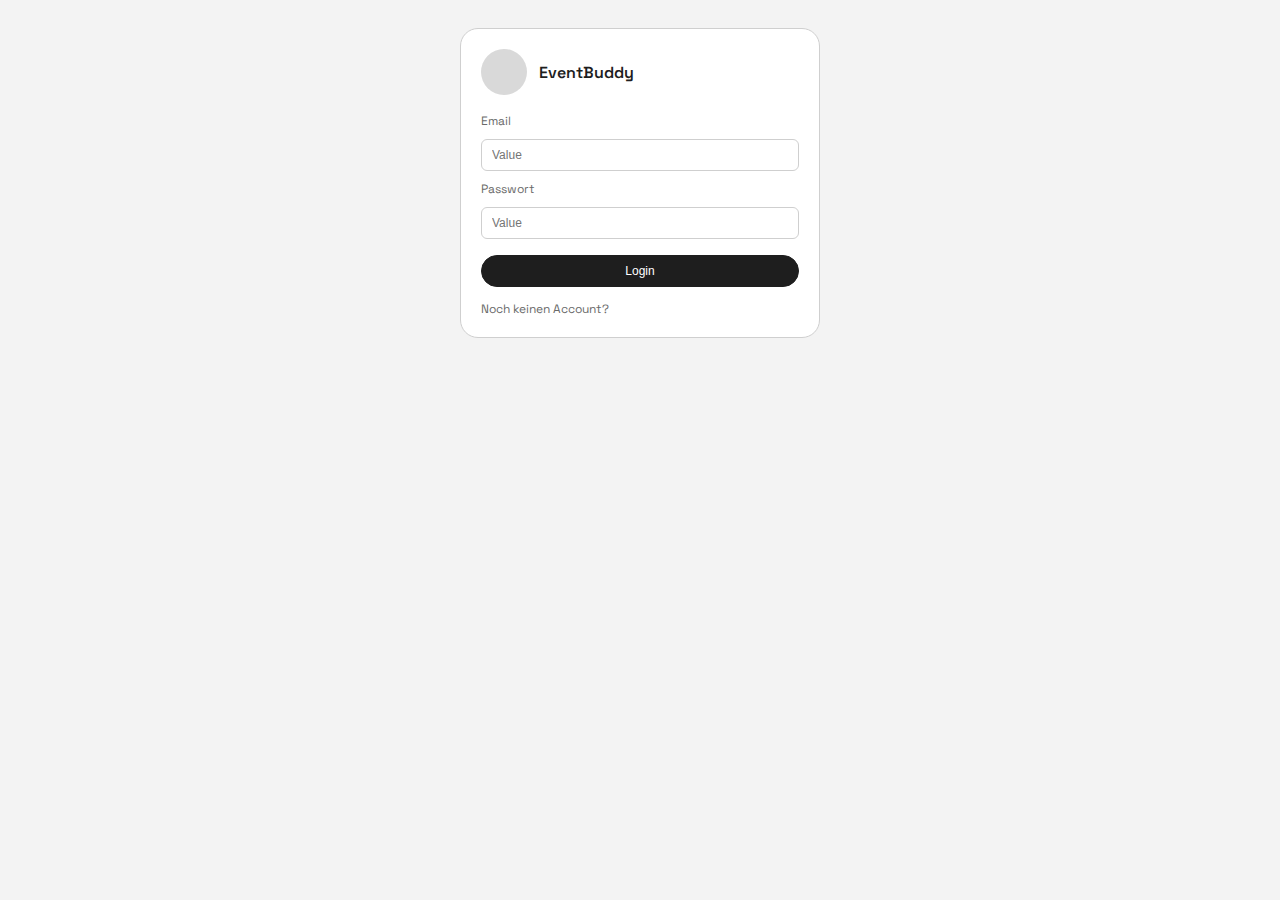
<file: EventBuddy/html/index.html>
<!doctype html>
<html lang="de">
<head>
  <meta charset="utf-8" />
  <meta name="viewport" content="width=device-width, initial-scale=1" />
  <title>EventBuddy – Login</title>
  <link rel="preconnect" href="https://fonts.googleapis.com" />
  <link rel="preconnect" href="https://fonts.gstatic.com" crossorigin />
  <link href="https://fonts.googleapis.com/css2?family=Space+Grotesk:wght@400;500;600;700&display=swap" rel="stylesheet" />
  <link rel="stylesheet" href="../styles/login/login.css" />
</head>
<body>
  <main class="login">
    <div class="login__card">
      <div class="login__brand">
        <div class="login__logo"></div>
        <div class="login__title">EventBuddy</div>
      </div>
      <form class="login__form" action="events.html">
        <label class="login__label" for="login-email">Email</label>
        <input id="login-email" class="login__input" type="email" placeholder="Value" required />

        <label class="login__label" for="login-password">Passwort</label>
        <input id="login-password" class="login__input" type="password" placeholder="Value" required />

        <button class="login__button" type="submit">Login</button>
        <div class="login__hint">Noch keinen Account?</div>
      </form>
    </div>
  </main>
</body>
</html>
</file>
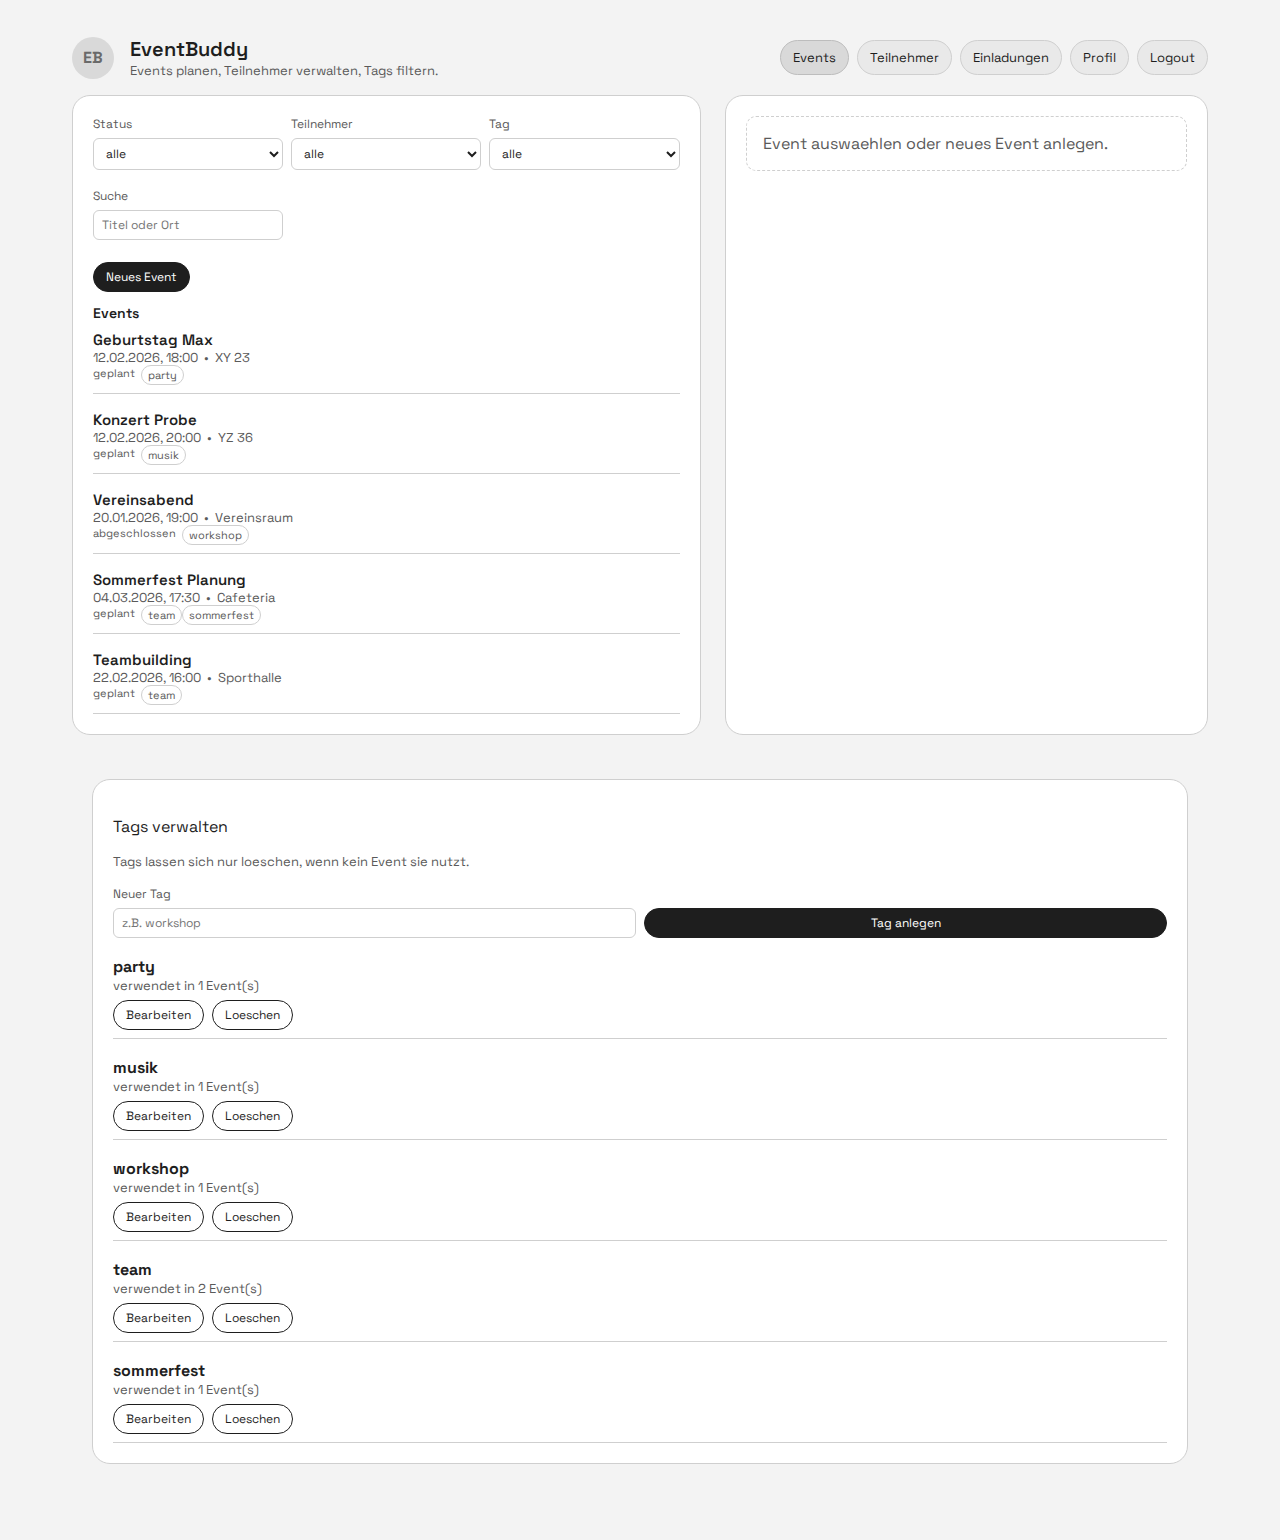
<file: EventBuddy/html/events.html>
<!doctype html>
<html lang="de">
<head>
  <meta charset="utf-8" />
  <meta name="viewport" content="width=device-width, initial-scale=1" />
  <title>EventBuddy – Events</title>
  <link rel="preconnect" href="https://fonts.googleapis.com" />
  <link rel="preconnect" href="https://fonts.gstatic.com" crossorigin />
  <link href="https://fonts.googleapis.com/css2?family=Space+Grotesk:wght@400;500;600;700&display=swap" rel="stylesheet" />
  <link rel="stylesheet" href="../styles/events/events.css" />
</head>
<body data-page="events">
  <main class="eb">
    <header class="eb__header">
      <div class="eb__brand">
        <div class="eb__logo">EB</div>
        <div>
          <p class="eb__title">EventBuddy</p>
          <div class="eb__helper">Events planen, Teilnehmer verwalten, Tags filtern.</div>
        </div>
      </div>
      <nav class="eb__nav">
        <a class="eb__nav-pill" href="events.html" data-page="events">Events</a>
        <a class="eb__nav-pill" href="participants.html" data-page="participants">Teilnehmer</a>
        <a class="eb__nav-pill" href="invitations.html" data-page="invitations">Einladungen</a>
        <a class="eb__nav-pill" href="profile.html" data-page="profile">Profil</a>
        <a class="eb__nav-pill" href="index.html">Logout</a>
      </nav>
    </header>

    <section class="eb__page eb__page--active" data-page="events">
      <div class="eb__shell">
        <div class="eb__panel">
          <div class="eb__filters">
            <div class="eb__field">
              <label for="filter-status">Status</label>
              <select id="filter-status" name="filter-status">
                <option value="">alle</option>
                <option value="geplant">geplant</option>
                <option value="abgeschlossen">abgeschlossen</option>
              </select>
            </div>
            <div class="eb__field">
              <label for="filter-participant">Teilnehmer</label>
              <select id="filter-participant" name="filter-participant"></select>
            </div>
            <div class="eb__field">
              <label for="filter-tag">Tag</label>
              <select id="filter-tag" name="filter-tag"></select>
            </div>
            <div class="eb__field">
              <label for="filter-search">Suche</label>
              <input id="filter-search" type="search" name="filter-search" placeholder="Titel oder Ort" />
            </div>
          </div>
          <div class="eb__actions">
            <button class="eb__btn" type="button" data-action="create-mode">Neues Event</button>
          </div>
          <div class="eb__section-title">Events</div>
          <div class="eb__list" data-list></div>
        </div>

        <div class="eb__panel">
          <div data-detail-empty class="eb__empty">Event auswaehlen oder neues Event anlegen.</div>
          <form data-form="event" hidden>
            <div class="eb__detail-title" data-detail-title>Neues Event</div>
            <div class="eb__field">
              <label for="event-title">Titel</label>
              <input id="event-title" name="title" required />
            </div>
            <div class="eb__grid">
              <div class="eb__field">
                <label for="event-date">Datum & Zeit</label>
                <input id="event-date" name="dateTime" type="datetime-local" required />
              </div>
              <div class="eb__field">
                <label for="event-status">Status</label>
                <select id="event-status" name="status">
                  <option value="geplant">geplant</option>
                  <option value="abgeschlossen">abgeschlossen</option>
                </select>
              </div>
            </div>
            <div class="eb__field">
              <label for="event-location">Ort</label>
              <input id="event-location" name="location" required />
            </div>
            <div class="eb__field">
              <label for="event-description">Beschreibung</label>
              <textarea id="event-description" name="description"></textarea>
            </div>

            <div class="eb__section-title">Tags</div>
            <div class="eb__tags-wrap" data-tag-chips></div>

            <div class="eb__section-title">Teilnehmer</div>
            <div class="eb__participants" data-participant-chips></div>
            <p class="eb__helper">Einladungen/Zusagen werden hier nur simuliert.</p>

            <div class="eb__actions" style="margin-top:16px;">
              <button class="eb__btn" type="submit" data-save-label>Event anlegen</button>
              <button class="eb__btn eb__btn--danger" type="button" data-action="delete-event" hidden>Loeschen</button>
            </div>
          </form>
        </div>
      </div>

      <div class="eb__panel eb__panel--flat" style="margin-top:24px;">
        <div class="eb__panel">
          <div class="eb__header">
            <div>
              <p class="eb__detail-title">Tags verwalten</p>
              <div class="eb__helper">Tags lassen sich nur loeschen, wenn kein Event sie nutzt.</div>
            </div>
          </div>
          <form data-form="tag" class="eb__grid">
            <div class="eb__field">
              <label for="tag-name">Neuer Tag</label>
              <input id="tag-name" name="tag-name" placeholder="z.B. workshop" />
            </div>
            <div class="eb__field" style="align-self:end;">
              <button class="eb__btn" type="submit">Tag anlegen</button>
            </div>
          </form>
          <div class="eb__tag-list" data-tag-list></div>
        </div>
      </div>
    </section>

    <template id="event-card-template">
      <article class="eb__card" data-action="select-event">
        <div class="eb__card-title" data-field="title"></div>
        <div class="eb__meta">
          <span data-field="date"></span>
          <span>•</span>
          <span data-field="location"></span>
        </div>
        <div class="eb__meta">
          <span class="eb__status" data-field="status"></span>
          <span data-tags></span>
        </div>
      </article>
    </template>

    <template id="tag-chip-template">
      <label class="eb__chip">
        <input type="checkbox" data-tag-checkbox />
        <span data-field="label"></span>
      </label>
    </template>

    <template id="participant-chip-template">
      <label class="eb__chip">
        <input type="checkbox" data-participant-checkbox />
        <span data-field="name"></span>
      </label>
    </template>

    <template id="tag-item-template">
      <div class="eb__tag-item">
        <div>
          <strong data-field="label"></strong>
          <div class="eb__helper" data-field="usage"></div>
        </div>
        <div class="eb__tag-actions">
          <button class="eb__btn eb__btn--ghost" type="button" data-action="edit-tag">Bearbeiten</button>
          <button class="eb__btn eb__btn--ghost" type="button" data-action="delete-tag">Loeschen</button>
        </div>
      </div>
    </template>
  </main>
  <script src="../js/model.js"></script>
  <script src="../js/controller.js"></script>
  <script src="../js/views/shared.js"></script>
  <script src="../js/views/eventsView.js"></script>
  <script src="../js/views/participantsView.js"></script>
  <script src="../js/views/invitationsView.js"></script>
  <script src="../js/views/profileView.js"></script>
  <script src="../js/main.js"></script>
</body>
</html>
</file>
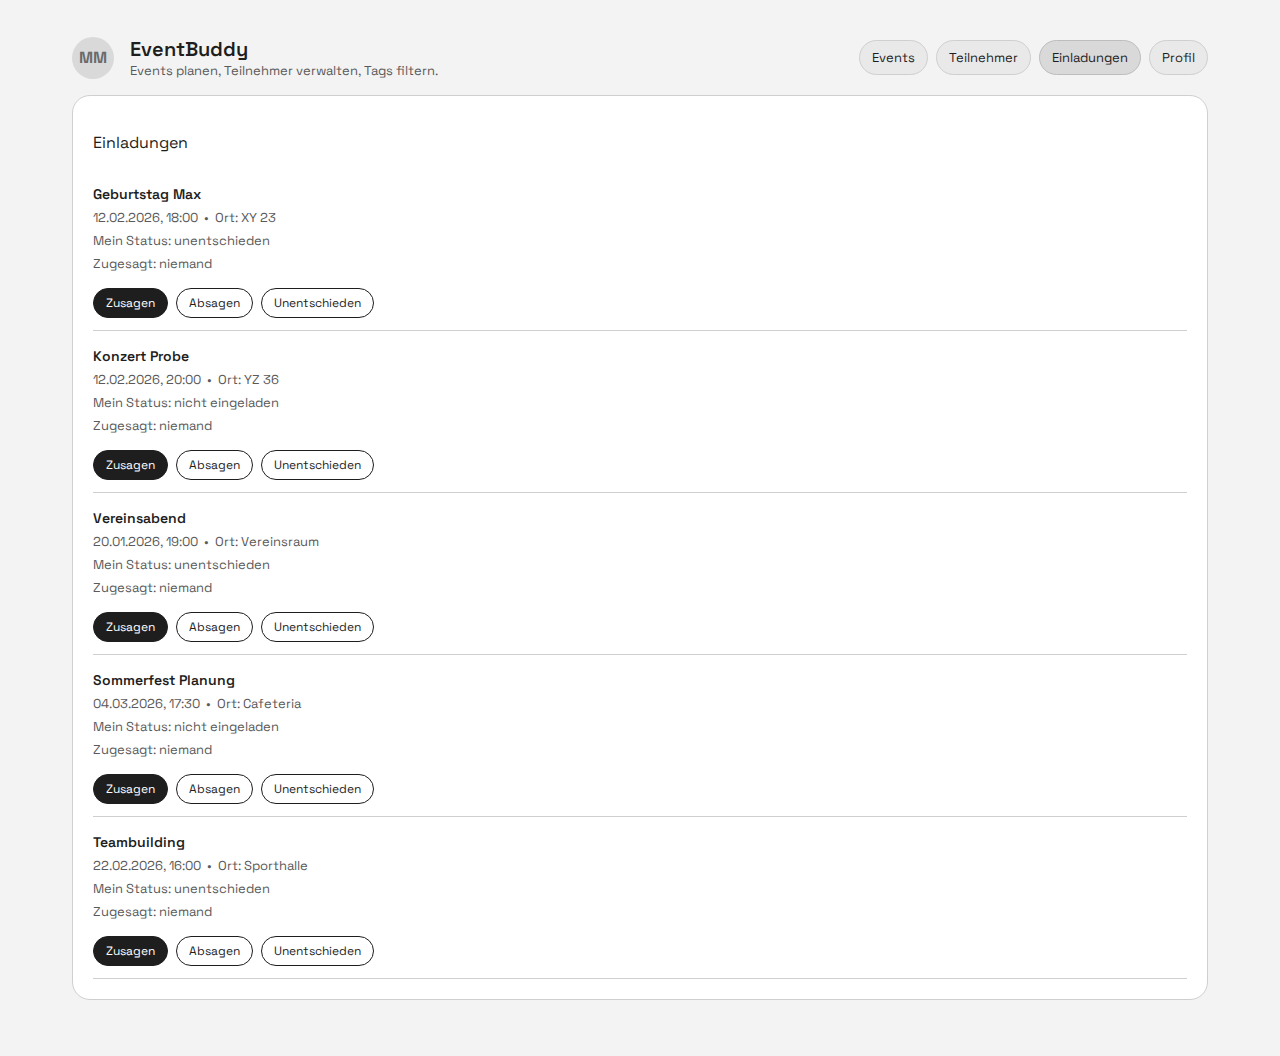
<file: EventBuddy/html/invitations.html>
<!doctype html>
<html lang="de">
<head>
  <meta charset="utf-8" />
  <meta name="viewport" content="width=device-width, initial-scale=1" />
  <title>EventBuddy - Einladungen</title>
  <link rel="preconnect" href="https://fonts.googleapis.com" />
  <link rel="preconnect" href="https://fonts.gstatic.com" crossorigin />
  <link href="https://fonts.googleapis.com/css2?family=Space+Grotesk:wght@400;500;600;700&display=swap" rel="stylesheet" />
  <link rel="stylesheet" href="../styles/invitations/invitations.css" />
</head>
<body data-page="invitations">
  <main class="eb">
    <header class="eb__header">
      <div class="eb__brand">
        <div class="eb__logo">MM</div>
        <div>
          <p class="eb__title">EventBuddy</p>
          <div class="eb__helper">Events planen, Teilnehmer verwalten, Tags filtern.</div>
        </div>
      </div>
      <nav class="eb__nav">
        <a class="eb__nav-pill" href="events.html" data-page="events">Events</a>
        <a class="eb__nav-pill" href="participants.html" data-page="participants">Teilnehmer</a>
        <a class="eb__nav-pill" href="invitations.html" data-page="invitations">Einladungen</a>
        <a class="eb__nav-pill" href="profile.html" data-page="profile">Profil</a>
      </nav>
    </header>

    <section class="eb__page eb__page--active" data-page="invitations">
      <div class="eb__panel">
        <div class="eb__header">
          <div>
            <p class="eb__detail-title">Einladungen</p>
          </div>
        </div>
        <div class="eb__invite-list" data-invite-list></div>
      </div>
    </section>

    <template id="invite-item-template">
      <article class="eb__invite" data-invite>
        <div class="eb__invite-title" data-field="title" data-action="invite-open" role="button" tabindex="0"></div>
        <div class="eb__meta">
          <span data-field="date"></span>
          <span>•</span>
          <span data-field="location"></span>
        </div>
        <div class="eb__meta" data-field="status"></div>
        <div class="eb__meta" data-field="accepted" hidden></div>
        <div class="eb__actions" data-actions style="margin-top:10px;">
          <button class="eb__btn" type="button" data-action="invite-accept">Zusagen</button>
          <button class="eb__btn eb__btn--ghost" type="button" data-action="invite-decline">Absagen</button>
          <button class="eb__btn eb__btn--ghost" type="button" data-action="invite-undecided">Unentschieden</button>
        </div>
      </article>
    </template>

    <div class="eb__modal" data-invite-modal hidden>
      <div class="eb__modal-card" role="dialog" aria-modal="true" aria-labelledby="invite-modal-title">
        <div class="eb__header" style="margin-bottom:8px;">
          <p class="eb__detail-title" id="invite-modal-title" data-modal-title data-invite-modal-title>Event</p>
          <button class="eb__btn eb__btn--ghost" type="button" data-action="close-invite-modal">Schliessen</button>
        </div>
        <div class="eb__modal-details" data-modal-details data-invite-modal-details></div>
      </div>
    </div>

  </main>
  <script src="../js/model.js"></script>
  <script src="../js/controller.js"></script>
  <script src="../js/views/shared.js"></script>
  <script src="../js/views/eventsView.js"></script>
  <script src="../js/views/participantsView.js"></script>
  <script src="../js/views/invitationsView.js"></script>
  <script src="../js/views/profileView.js"></script>
  <script src="../js/main.js"></script>
</body>
</html>
</file>
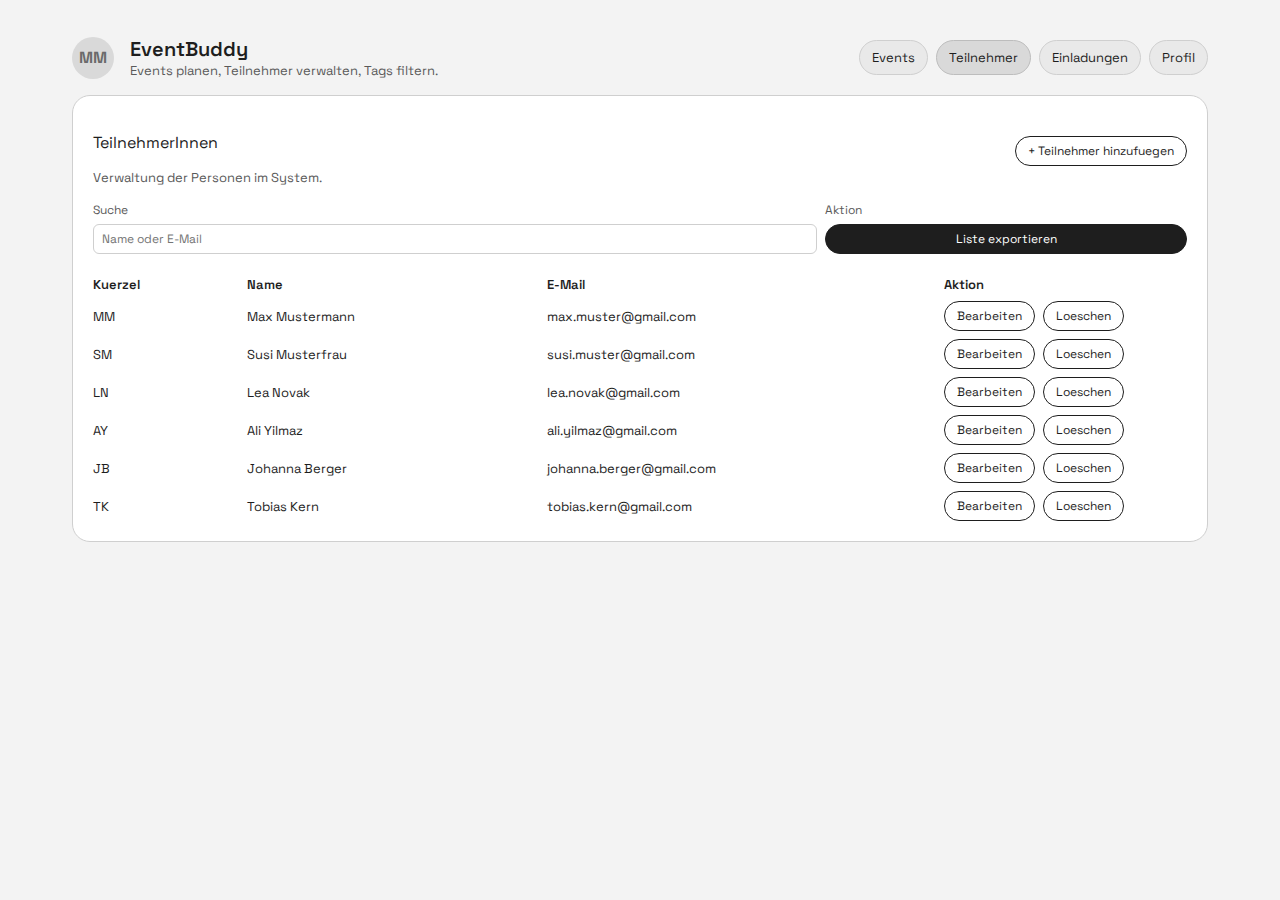
<file: EventBuddy/html/participants.html>
<!doctype html>
<html lang="de">
<head>
  <meta charset="utf-8" />
  <meta name="viewport" content="width=device-width, initial-scale=1" />
  <title>EventBuddy - Teilnehmer</title>
  <link rel="preconnect" href="https://fonts.googleapis.com" />
  <link rel="preconnect" href="https://fonts.gstatic.com" crossorigin />
  <link href="https://fonts.googleapis.com/css2?family=Space+Grotesk:wght@400;500;600;700&display=swap" rel="stylesheet" />
  <link rel="stylesheet" href="../styles/participants/participants.css" />
</head>
<body data-page="participants">
  <main class="eb">
    <header class="eb__header">
      <div class="eb__brand">
        <div class="eb__logo">MM</div>
        <div>
          <p class="eb__title">EventBuddy</p>
          <div class="eb__helper">Events planen, Teilnehmer verwalten, Tags filtern.</div>
        </div>
      </div>
      <nav class="eb__nav">
        <a class="eb__nav-pill" href="events.html" data-page="events">Events</a>
        <a class="eb__nav-pill" href="participants.html" data-page="participants">Teilnehmer</a>
        <a class="eb__nav-pill" href="invitations.html" data-page="invitations">Einladungen</a>
        <a class="eb__nav-pill" href="profile.html" data-page="profile">Profil</a>
      </nav>
    </header>

    <section class="eb__page eb__page--active" data-page="participants">
      <div class="eb__panel">
        <div class="eb__header">
          <div>
            <p class="eb__detail-title">TeilnehmerInnen</p>
            <div class="eb__helper">Verwaltung der Personen im System.</div>
          </div>
          <button class="eb__btn eb__btn--ghost" type="button" data-action="add-participant">+ Teilnehmer hinzufuegen</button>
        </div>
        <div class="eb__filters" style="grid-template-columns: 2fr 1fr;">
          <div class="eb__field">
            <label for="participant-search">Suche</label>
            <input id="participant-search" type="search" placeholder="Name oder E-Mail" />
          </div>
          <div class="eb__field">
            <label>Aktion</label>
            <button class="eb__btn" type="button" data-action="export-participants">Liste exportieren</button>
          </div>
        </div>
        <div class="eb__table" data-participant-list></div>
      </div>
    </section>

    <template id="participant-row-template">
      <div class="eb__table-row">
        <span data-field="initials"></span>
        <span data-field="name"></span>
        <span data-field="email"></span>
        <span class="eb__actions">
          <button class="eb__btn eb__btn--ghost" type="button" data-action="edit-participant">Bearbeiten</button>
          <button class="eb__btn eb__btn--ghost" type="button" data-action="delete-participant">Loeschen</button>
        </span>
      </div>
    </template>

    <div class="eb__modal" data-participant-modal hidden>
      <div class="eb__modal-backdrop" data-action="close-participant-modal"></div>
      <div class="eb__modal-card" role="dialog" aria-modal="true" aria-labelledby="participant-modal-title">
        <div class="eb__modal-header">
          <p class="eb__detail-title" id="participant-modal-title" data-modal-title>Teilnehmer anlegen</p>
          <button class="eb__modal-close" type="button" data-action="close-participant-modal">×</button>
        </div>
        <form class="eb__modal-body" data-participant-form novalidate>
          <div class="eb__field">
            <label for="participant-name">Name</label>
            <input id="participant-name" name="name" required />
          </div>
          <div class="eb__field">
            <label for="participant-email">E-Mail</label>
            <input id="participant-email" name="email" type="email" required />
          </div>
          <div class="eb__field">
            <label for="participant-initials">Kuerzel</label>
            <input id="participant-initials" name="initials" required />
          </div>
          <div class="eb__actions">
            <button class="eb__btn" type="submit" data-modal-submit>Speichern</button>
            <button class="eb__btn eb__btn--ghost" type="button" data-action="close-participant-modal">Abbrechen</button>
          </div>
        </form>
      </div>
    </div>
  </main>
  <script src="../js/model.js"></script>
  <script src="../js/controller.js"></script>
  <script src="../js/views/shared.js"></script>
  <script src="../js/views/eventsView.js"></script>
  <script src="../js/views/participantsView.js"></script>
  <script src="../js/views/invitationsView.js"></script>
  <script src="../js/views/profileView.js"></script>
  <script src="../js/main.js"></script>
</body>
</html>
</file>
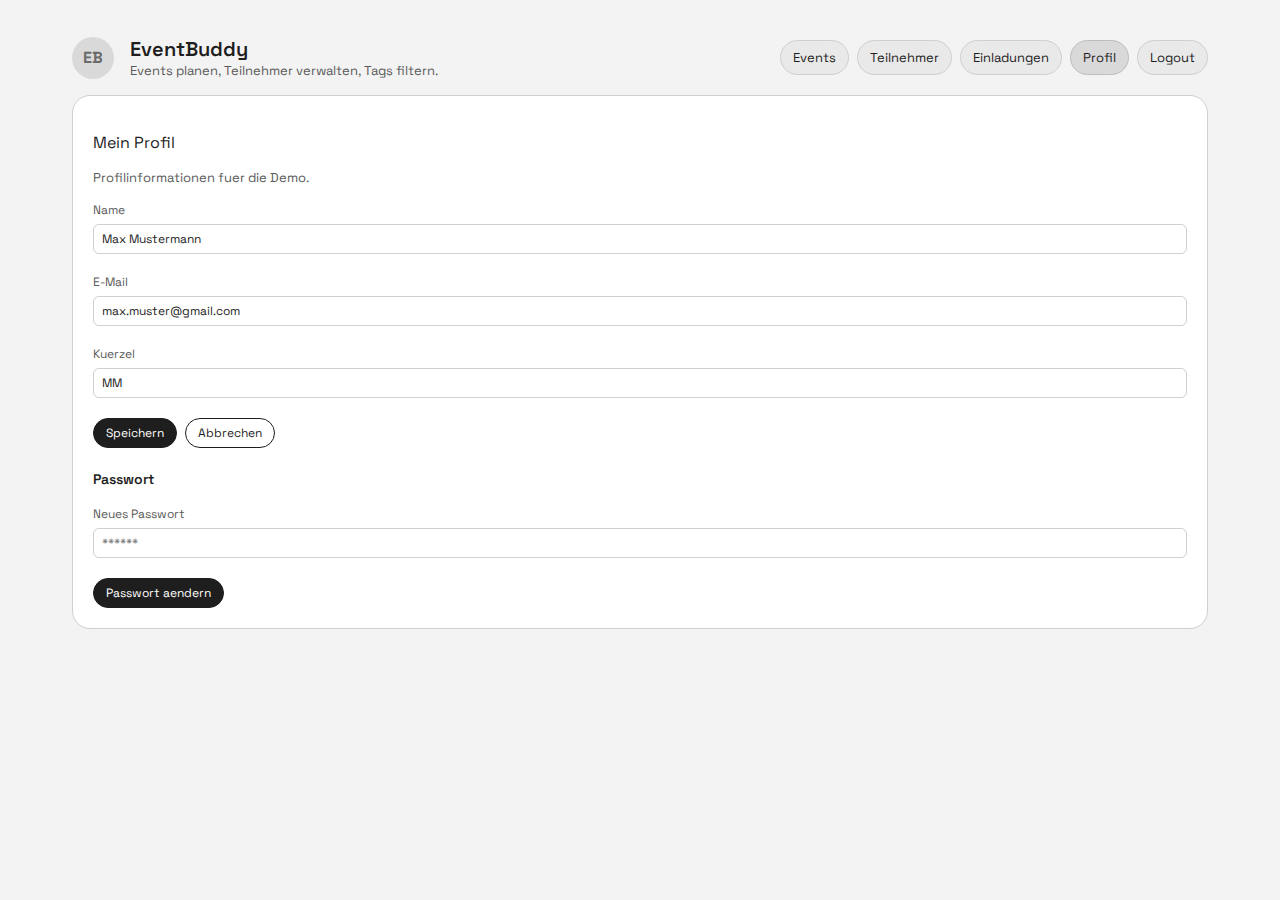
<file: EventBuddy/html/profile.html>
<!doctype html>
<html lang="de">
<head>
  <meta charset="utf-8" />
  <meta name="viewport" content="width=device-width, initial-scale=1" />
  <title>EventBuddy – Profil</title>
  <link rel="preconnect" href="https://fonts.googleapis.com" />
  <link rel="preconnect" href="https://fonts.gstatic.com" crossorigin />
  <link href="https://fonts.googleapis.com/css2?family=Space+Grotesk:wght@400;500;600;700&display=swap" rel="stylesheet" />
  <link rel="stylesheet" href="../styles/profile/profile.css" />
</head>
<body data-page="profile">
  <main class="eb">
    <header class="eb__header">
      <div class="eb__brand">
        <div class="eb__logo">EB</div>
        <div>
          <p class="eb__title">EventBuddy</p>
          <div class="eb__helper">Events planen, Teilnehmer verwalten, Tags filtern.</div>
        </div>
      </div>
      <nav class="eb__nav">
        <a class="eb__nav-pill" href="events.html" data-page="events">Events</a>
        <a class="eb__nav-pill" href="participants.html" data-page="participants">Teilnehmer</a>
        <a class="eb__nav-pill" href="invitations.html" data-page="invitations">Einladungen</a>
        <a class="eb__nav-pill" href="profile.html" data-page="profile">Profil</a>
        <a class="eb__nav-pill" href="index.html">Logout</a>
      </nav>
    </header>

    <section class="eb__page eb__page--active" data-page="profile">
      <div class="eb__panel eb__profile">
        <div class="eb__header">
          <div>
            <p class="eb__detail-title">Mein Profil</p>
            <div class="eb__helper">Profilinformationen fuer die Demo.</div>
          </div>
        </div>
        <form class="eb__profile-form" data-form="profile">
          <div class="eb__field">
            <label for="profile-name">Name</label>
            <input id="profile-name" name="profile-name" />
          </div>
          <div class="eb__field">
            <label for="profile-email">E-Mail</label>
            <input id="profile-email" name="profile-email" />
          </div>
          <div class="eb__field">
            <label for="profile-initials">Kuerzel</label>
            <input id="profile-initials" name="profile-initials" />
          </div>
          <div class="eb__actions">
            <button class="eb__btn" type="button" data-action="save-profile">Speichern</button>
            <button class="eb__btn eb__btn--ghost" type="button" data-action="reset-profile">Abbrechen</button>
          </div>
          <div class="eb__section-title">Passwort</div>
          <div class="eb__field">
            <label for="profile-password">Neues Passwort</label>
            <input id="profile-password" type="password" placeholder="******" />
          </div>
          <div class="eb__actions">
            <button class="eb__btn" type="button" data-action="change-password">Passwort aendern</button>
          </div>
        </form>
      </div>
    </section>
  </main>
  <script src="../js/model.js"></script>
  <script src="../js/controller.js"></script>
  <script src="../js/views/shared.js"></script>
  <script src="../js/views/eventsView.js"></script>
  <script src="../js/views/participantsView.js"></script>
  <script src="../js/views/invitationsView.js"></script>
  <script src="../js/views/profileView.js"></script>
  <script src="../js/main.js"></script>
</body>
</html>
</file>
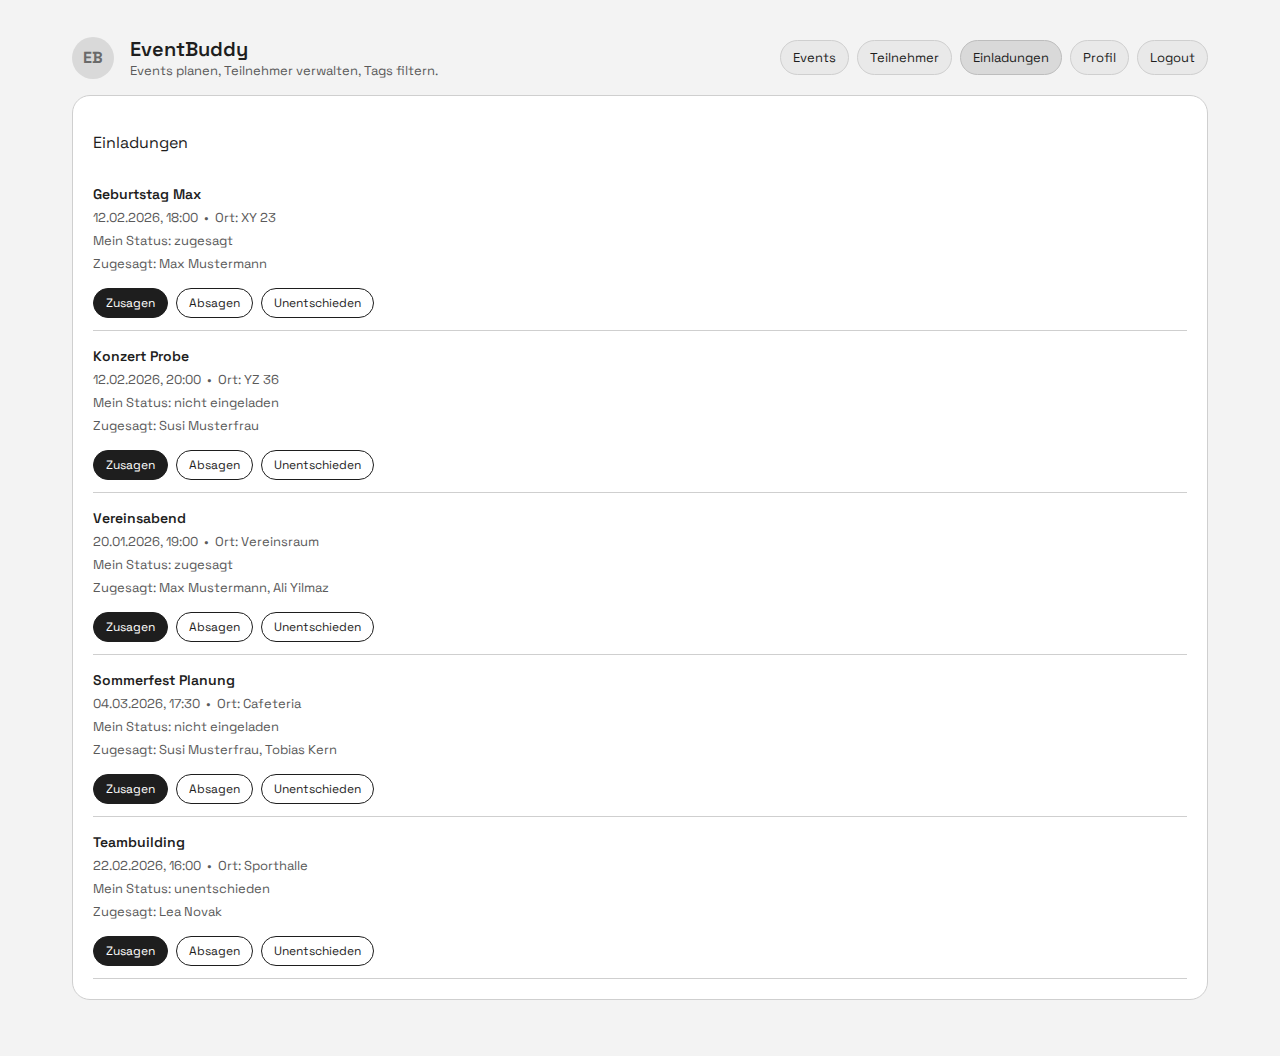
<file: EventBuddy/EventBuddy/EventBuddy/html/invitations.html>
<!doctype html>
<html lang="de">
<head>
  <meta charset="utf-8" />
  <meta name="viewport" content="width=device-width, initial-scale=1" />
  <title>EventBuddy – Einladungen</title>
  <link rel="preconnect" href="https://fonts.googleapis.com" />
  <link rel="preconnect" href="https://fonts.gstatic.com" crossorigin />
  <link href="https://fonts.googleapis.com/css2?family=Space+Grotesk:wght@400;500;600;700&display=swap" rel="stylesheet" />
  <link rel="stylesheet" href="../styles/invitations/invitations.css" />
</head>
<body data-page="invitations">
  <main class="eb">
    <header class="eb__header">
      <div class="eb__brand">
        <div class="eb__logo">EB</div>
        <div>
          <p class="eb__title">EventBuddy</p>
          <div class="eb__helper">Events planen, Teilnehmer verwalten, Tags filtern.</div>
        </div>
      </div>
      <nav class="eb__nav">
        <a class="eb__nav-pill" href="events.html" data-page="events">Events</a>
        <a class="eb__nav-pill" href="participants.html" data-page="participants">Teilnehmer</a>
        <a class="eb__nav-pill" href="invitations.html" data-page="invitations">Einladungen</a>
        <a class="eb__nav-pill" href="profile.html" data-page="profile">Profil</a>
        <a class="eb__nav-pill" href="index.html">Logout</a>
      </nav>
    </header>

    <section class="eb__page eb__page--active" data-page="invitations">
      <div class="eb__panel">
        <div class="eb__header">
          <div>
            <p class="eb__detail-title">Einladungen</p>
          </div>
        </div>
        <div class="eb__invite-list" data-invite-list></div>
      </div>
    </section>

    <template id="invite-item-template">
      <article class="eb__invite" data-invite>
        <div class="eb__invite-title" data-field="title" data-action="invite-open" role="button" tabindex="0"></div>
        <div class="eb__meta">
          <span data-field="date"></span>
          <span>•</span>
          <span data-field="location"></span>
        </div>
        <div class="eb__meta" data-field="status"></div>
        <div class="eb__meta" data-field="accepted" hidden></div>
        <div class="eb__actions" data-actions style="margin-top:10px;">
          <button class="eb__btn" type="button" data-action="invite-accept">Zusagen</button>
          <button class="eb__btn eb__btn--ghost" type="button" data-action="invite-decline">Absagen</button>
          <button class="eb__btn eb__btn--ghost" type="button" data-action="invite-undecided">Unentschieden</button>
        </div>
      </article>
    </template>

    <div class="eb__modal" data-invite-modal hidden>
      <div class="eb__modal-card" role="dialog" aria-modal="true" aria-labelledby="invite-modal-title">
        <div class="eb__header" style="margin-bottom:8px;">
          <p class="eb__detail-title" id="invite-modal-title" data-modal-title>Event</p>
          <button class="eb__btn eb__btn--ghost" type="button" data-action="close-invite-modal">Schliessen</button>
        </div>
        <div class="eb__modal-details" data-modal-details></div>
      </div>
    </div>

  </main>
  <script src="../js/model.js"></script>
  <script src="../js/controller.js"></script>
  <script src="../js/views/shared.js"></script>
  <script src="../js/views/eventsView.js"></script>
  <script src="../js/views/participantsView.js"></script>
  <script src="../js/views/invitationsView.js"></script>
  <script src="../js/views/profileView.js"></script>
  <script src="../js/main.js"></script>
</body>
</html>
</file>
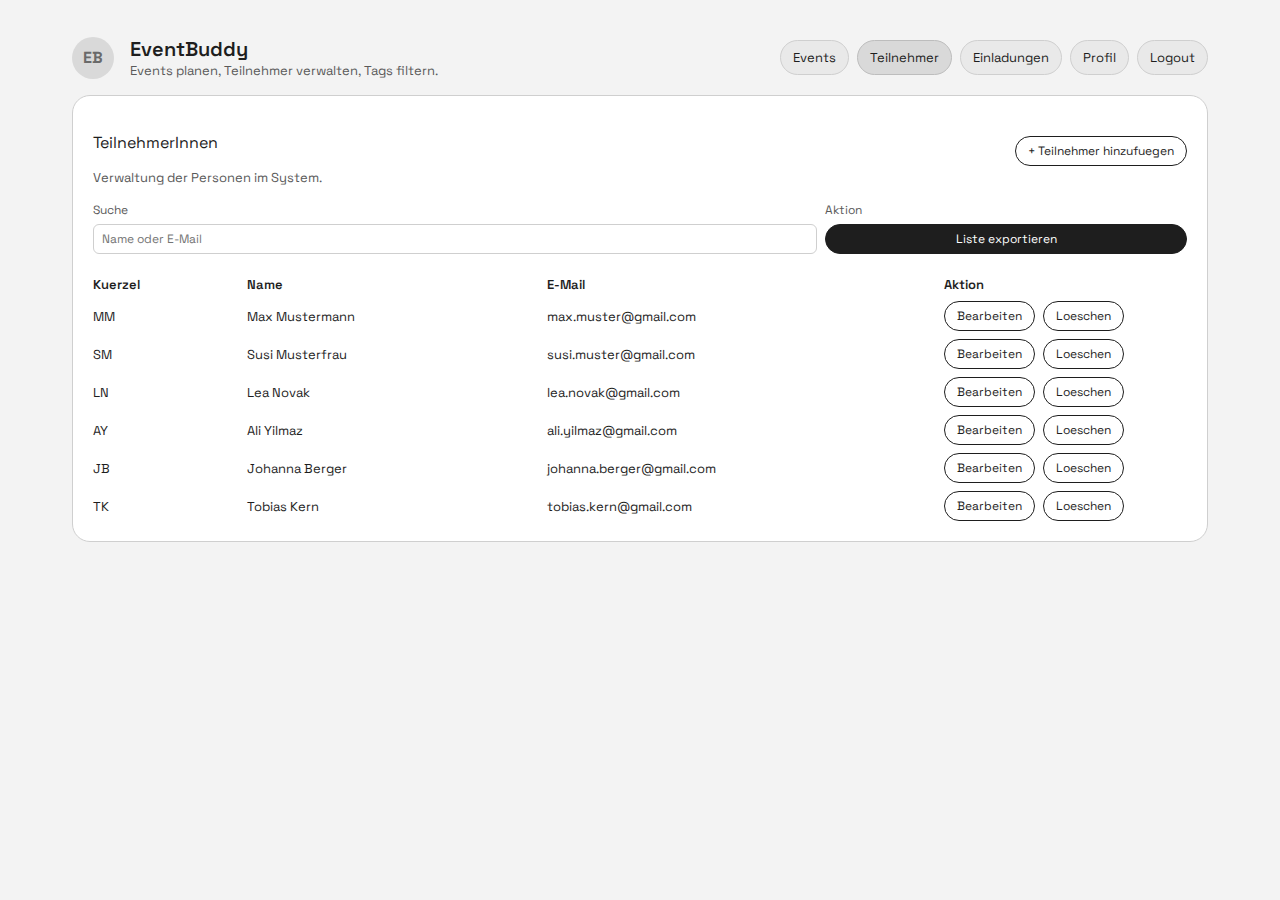
<file: EventBuddy/EventBuddy/EventBuddy/html/participants.html>
<!doctype html>
<html lang="de">
<head>
  <meta charset="utf-8" />
  <meta name="viewport" content="width=device-width, initial-scale=1" />
  <title>EventBuddy – Teilnehmer</title>
  <link rel="preconnect" href="https://fonts.googleapis.com" />
  <link rel="preconnect" href="https://fonts.gstatic.com" crossorigin />
  <link href="https://fonts.googleapis.com/css2?family=Space+Grotesk:wght@400;500;600;700&display=swap" rel="stylesheet" />
  <link rel="stylesheet" href="../styles/participants/participants.css" />
</head>
<body data-page="participants">
  <main class="eb">
    <header class="eb__header">
      <div class="eb__brand">
        <div class="eb__logo">EB</div>
        <div>
          <p class="eb__title">EventBuddy</p>
          <div class="eb__helper">Events planen, Teilnehmer verwalten, Tags filtern.</div>
        </div>
      </div>
      <nav class="eb__nav">
        <a class="eb__nav-pill" href="events.html" data-page="events">Events</a>
        <a class="eb__nav-pill" href="participants.html" data-page="participants">Teilnehmer</a>
        <a class="eb__nav-pill" href="invitations.html" data-page="invitations">Einladungen</a>
        <a class="eb__nav-pill" href="profile.html" data-page="profile">Profil</a>
        <a class="eb__nav-pill" href="index.html">Logout</a>
      </nav>
    </header>

    <section class="eb__page eb__page--active" data-page="participants">
      <div class="eb__panel">
        <div class="eb__header">
          <div>
            <p class="eb__detail-title">TeilnehmerInnen</p>
            <div class="eb__helper">Verwaltung der Personen im System.</div>
          </div>
          <button class="eb__btn eb__btn--ghost" type="button" data-action="add-participant">+ Teilnehmer hinzufuegen</button>
        </div>
        <div class="eb__filters" style="grid-template-columns: 2fr 1fr;">
          <div class="eb__field">
            <label for="participant-search">Suche</label>
            <input id="participant-search" type="search" placeholder="Name oder E-Mail" />
          </div>
          <div class="eb__field">
            <label>Aktion</label>
            <button class="eb__btn" type="button" data-action="export-participants">Liste exportieren</button>
          </div>
        </div>
        <div class="eb__table" data-participant-list></div>
      </div>
    </section>

    <template id="participant-row-template">
      <div class="eb__table-row">
        <span data-field="initials"></span>
        <span data-field="name"></span>
        <span data-field="email"></span>
        <span class="eb__actions">
          <button class="eb__btn eb__btn--ghost" type="button" data-action="edit-participant">Bearbeiten</button>
          <button class="eb__btn eb__btn--ghost" type="button" data-action="delete-participant">Loeschen</button>
        </span>
      </div>
    </template>

    <div class="eb__modal" data-participant-modal hidden>
      <div class="eb__modal-backdrop" data-action="close-participant-modal"></div>
      <div class="eb__modal-card" role="dialog" aria-modal="true" aria-labelledby="participant-modal-title">
        <div class="eb__modal-header">
          <p class="eb__detail-title" id="participant-modal-title" data-modal-title>Teilnehmer anlegen</p>
          <button class="eb__modal-close" type="button" data-action="close-participant-modal">×</button>
        </div>
        <form class="eb__modal-body" data-participant-form novalidate>
          <div class="eb__field">
            <label for="participant-name">Name</label>
            <input id="participant-name" name="name" required />
          </div>
          <div class="eb__field">
            <label for="participant-email">E-Mail</label>
            <input id="participant-email" name="email" type="email" required />
          </div>
          <div class="eb__field">
            <label for="participant-initials">Kuerzel</label>
            <input id="participant-initials" name="initials" required />
          </div>
          <div class="eb__actions">
            <button class="eb__btn" type="submit" data-modal-submit>Speichern</button>
            <button class="eb__btn eb__btn--ghost" type="button" data-action="close-participant-modal">Abbrechen</button>
          </div>
        </form>
      </div>
    </div>
  </main>
  <script src="../js/model.js"></script>
  <script src="../js/controller.js"></script>
  <script src="../js/views/shared.js"></script>
  <script src="../js/views/eventsView.js"></script>
  <script src="../js/views/participantsView.js"></script>
  <script src="../js/views/invitationsView.js"></script>
  <script src="../js/views/profileView.js"></script>
  <script src="../js/main.js"></script>
</body>
</html>
</file>
<file: EventBuddy/styles/login/login.css>
:root {
  --bg: #f3f3f3;
  --card: #ffffff;
  --ink: #1e1e1e;
  --muted: #6a6a6a;
  --line: #cfcfcf;
}

* {
  box-sizing: border-box;
}

body {
  margin: 0;
  font-family: "Space Grotesk", system-ui, -apple-system, sans-serif;
  background: var(--bg);
  color: var(--ink);
  min-height: 100vh;
  display: grid;
  place-items: start center;
  padding: 28px 18px;
}

.login {
  width: 100%;
  display: flex;
  justify-content: center;
}

.login__card {
  width: min(360px, 100%);
  background: var(--card);
  border: 1px solid var(--line);
  border-radius: 18px;
  padding: 20px;
}

.login__brand {
  display: flex;
  align-items: center;
  gap: 12px;
  margin-bottom: 18px;
}

.login__logo {
  width: 46px;
  height: 46px;
  border-radius: 999px;
  background: #d9d9d9;
}

.login__title {
  font-weight: 600;
}

.login__form {
  display: grid;
  gap: 10px;
}

.login__label {
  font-size: 12px;
  color: var(--muted);
}

.login__input {
  padding: 8px 10px;
  border-radius: 6px;
  border: 1px solid var(--line);
  font-size: 12px;
}

.login__button {
  margin-top: 6px;
  padding: 8px 12px;
  border-radius: 999px;
  border: 1px solid #1e1e1e;
  background: #1e1e1e;
  color: #fff;
  font-size: 12px;
  cursor: pointer;
}

.login__hint {
  font-size: 12px;
  color: var(--muted);
  margin-top: 4px;
}

/*# sourceMappingURL=login.css.map */
</file>
<file: EventBuddy/styles/events/events.css>
:root {
  --bg: #f3f3f3;
  --card: #ffffff;
  --ink: #1e1e1e;
  --muted: #5a5a5a;
  --line: #cfcfcf;
  --pill: #e9e9e9;
  --pill-active: #d9d9d9;
  --btn: #2d2d2d;
  --btn-ink: #ffffff;
  --radius-lg: 18px;
  --radius-md: 10px;
  --radius-sm: 6px;
}

* {
  box-sizing: border-box;
}

body {
  margin: 0;
  font-family: "Space Grotesk", system-ui, -apple-system, sans-serif;
  color: var(--ink);
  background: var(--bg);
  min-height: 100vh;
}

button,
input,
select,
textarea {
  font: inherit;
  color: inherit;
}

a {
  color: inherit;
  text-decoration: none;
}

.eb {
  padding: 24px 18px 40px;
  max-width: 420px;
  margin: 0 auto;
}

.eb__header {
  display: flex;
  flex-direction: column;
  gap: 12px;
  margin-bottom: 16px;
}

.eb__brand {
  display: flex;
  align-items: center;
  gap: 12px;
}

.eb__logo {
  width: 42px;
  height: 42px;
  border-radius: 999px;
  background: #d9d9d9;
  display: grid;
  place-items: center;
  font-weight: 700;
  color: #6a6a6a;
}

.eb__title {
  font-size: 18px;
  font-weight: 600;
  margin: 0;
}

.eb__helper {
  font-size: 12px;
  color: var(--muted);
}

.eb__nav {
  display: flex;
  gap: 8px;
  flex-wrap: wrap;
}

.eb__nav-pill {
  padding: 6px 10px;
  border-radius: 999px;
  border: 1px solid var(--line);
  background: var(--pill);
  font-size: 12px;
  cursor: pointer;
}

.eb__nav-pill--active {
  background: var(--pill-active);
  border-color: #bdbdbd;
}

.eb__shell {
  display: grid;
  gap: 16px;
}

.eb__panel {
  background: var(--card);
  border-radius: var(--radius-lg);
  border: 1px solid var(--line);
  padding: 16px;
}

.eb__panel--flat {
  background: transparent;
  border: none;
  padding: 0;
}

.eb__filters {
  display: grid;
  grid-template-columns: 1fr;
  gap: 8px;
  margin-bottom: 12px;
}

.eb__filters input,
.eb__filters select,
.eb__field input,
.eb__field textarea,
.eb__field select {
  width: 100%;
  padding: 6px 8px;
  border-radius: var(--radius-sm);
  border: 1px solid var(--line);
  background: #fff;
  font-size: 12px;
}

.eb__field {
  display: grid;
  gap: 6px;
  margin-bottom: 10px;
}

.eb__field label {
  font-size: 12px;
  color: var(--muted);
}

.eb__actions {
  display: flex;
  gap: 8px;
  flex-wrap: wrap;
}

.eb__btn {
  padding: 6px 12px;
  border-radius: 999px;
  border: 1px solid #1e1e1e;
  background: #1e1e1e;
  color: #fff;
  font-size: 12px;
  cursor: pointer;
}

.eb__btn--ghost {
  background: #fff;
  color: #1e1e1e;
}

.eb__btn--danger {
  background: #1e1e1e;
  color: #fff;
}

.eb__section-title {
  font-weight: 600;
  font-size: 14px;
  margin: 12px 0 8px;
}

.eb__list {
  display: flex;
  flex-direction: column;
  gap: 12px;
}

.eb__card {
  border-bottom: 1px solid var(--line);
  padding-bottom: 10px;
  cursor: pointer;
}

.eb__card-title {
  font-weight: 600;
  font-size: 14px;
}

.eb__meta {
  display: flex;
  flex-wrap: wrap;
  gap: 6px;
  font-size: 12px;
  color: var(--muted);
}

.eb__tag {
  border: 1px solid var(--line);
  padding: 2px 6px;
  border-radius: 999px;
  font-size: 11px;
}

.eb__status,
.eb__status--done {
  font-size: 11px;
}

.eb__grid {
  display: grid;
  gap: 8px;
}

.eb__tags-wrap,
.eb__participants {
  display: grid;
  gap: 6px;
}

.eb__chip {
  display: flex;
  align-items: center;
  gap: 8px;
  font-size: 12px;
}

.eb__tag-list {
  display: grid;
  gap: 10px;
}

.eb__tag-item {
  display: grid;
  gap: 6px;
  padding: 8px 0;
  border-bottom: 1px solid var(--line);
}

.eb__tag-actions {
  display: flex;
  gap: 8px;
}

.eb__empty {
  padding: 16px;
  text-align: left;
  border: 1px dashed var(--line);
  color: var(--muted);
  border-radius: var(--radius-md);
}

.eb__page {
  display: none;
}

.eb__page--active {
  display: block;
}

.eb__table {
  display: grid;
  gap: 8px;
}

.eb__table-head,
.eb__table-row {
  display: grid;
  grid-template-columns: 0.6fr 1.2fr 1.6fr 1fr;
  gap: 8px;
  align-items: center;
  font-size: 12px;
}

.eb__table-head {
  font-weight: 600;
}

.eb__invite-list {
  display: grid;
  gap: 16px;
}

.eb__invite {
  display: grid;
  gap: 6px;
  border-bottom: 1px solid var(--line);
  padding-bottom: 12px;
}

.eb__invite-title {
  font-weight: 600;
  font-size: 14px;
}

.eb__profile {
  max-width: 420px;
}

.eb__profile-form {
  display: grid;
  gap: 10px;
}

@media (min-width: 900px) {
  .eb {
    max-width: 1040px;
    padding: 36px 32px 56px;
  }
  .eb__header {
    flex-direction: row;
    align-items: center;
    justify-content: space-between;
    gap: 24px;
  }
  .eb__brand {
    gap: 16px;
  }
  .eb__title {
    font-size: 20px;
  }
  .eb__helper {
    font-size: 13px;
  }
  .eb__nav {
    justify-content: flex-end;
  }
  .eb__nav-pill {
    font-size: 13px;
    padding: 8px 12px;
  }
  .eb__shell {
    grid-template-columns: 1.1fr 1fr;
    gap: 20px;
  }
  .eb__panel {
    padding: 20px;
  }
  .eb__filters {
    grid-template-columns: repeat(2, minmax(0, 1fr));
  }
  .eb__grid {
    grid-template-columns: repeat(2, minmax(0, 1fr));
  }
  .eb__list {
    gap: 16px;
  }
  .eb__card-title {
    font-size: 15px;
  }
  .eb__meta {
    font-size: 13px;
  }
  .eb__table-head,
  .eb__table-row {
    font-size: 13px;
  }
  .eb__profile {
    max-width: 640px;
  }
}
@media (min-width: 1200px) {
  .eb {
    max-width: 1200px;
  }
  .eb__shell {
    grid-template-columns: 1.3fr 1fr;
    gap: 24px;
  }
  .eb__filters {
    grid-template-columns: repeat(3, minmax(0, 1fr));
  }
}

/*# sourceMappingURL=events.css.map */
</file>
<file: EventBuddy/styles/invitations/invitations.css>
:root {
  --bg: #f3f3f3;
  --card: #ffffff;
  --ink: #1e1e1e;
  --muted: #5a5a5a;
  --line: #cfcfcf;
  --pill: #e9e9e9;
  --pill-active: #d9d9d9;
  --btn: #2d2d2d;
  --btn-ink: #ffffff;
  --radius-lg: 18px;
  --radius-md: 10px;
  --radius-sm: 6px;
}

* {
  box-sizing: border-box;
}

body {
  margin: 0;
  font-family: "Space Grotesk", system-ui, -apple-system, sans-serif;
  color: var(--ink);
  background: var(--bg);
  min-height: 100vh;
}

button,
input,
select,
textarea {
  font: inherit;
  color: inherit;
}

a {
  color: inherit;
  text-decoration: none;
}

.eb {
  padding: 24px 18px 40px;
  max-width: 420px;
  margin: 0 auto;
}

.eb__header {
  display: flex;
  flex-direction: column;
  gap: 12px;
  margin-bottom: 16px;
}

.eb__brand {
  display: flex;
  align-items: center;
  gap: 12px;
}

.eb__logo {
  width: 42px;
  height: 42px;
  border-radius: 999px;
  background: #d9d9d9;
  display: grid;
  place-items: center;
  font-weight: 700;
  color: #6a6a6a;
}

.eb__title {
  font-size: 18px;
  font-weight: 600;
  margin: 0;
}

.eb__helper {
  font-size: 12px;
  color: var(--muted);
}

.eb__nav {
  display: flex;
  gap: 8px;
  flex-wrap: wrap;
}

.eb__nav-pill {
  padding: 6px 10px;
  border-radius: 999px;
  border: 1px solid var(--line);
  background: var(--pill);
  font-size: 12px;
  cursor: pointer;
}

.eb__nav-pill--active {
  background: var(--pill-active);
  border-color: #bdbdbd;
}

.eb__shell {
  display: grid;
  gap: 16px;
}

.eb__panel {
  background: var(--card);
  border-radius: var(--radius-lg);
  border: 1px solid var(--line);
  padding: 16px;
}

.eb__panel--flat {
  background: transparent;
  border: none;
  padding: 0;
}

.eb__filters {
  display: grid;
  grid-template-columns: 1fr;
  gap: 8px;
  margin-bottom: 12px;
}

.eb__filters input,
.eb__filters select,
.eb__field input,
.eb__field textarea,
.eb__field select {
  width: 100%;
  padding: 6px 8px;
  border-radius: var(--radius-sm);
  border: 1px solid var(--line);
  background: #fff;
  font-size: 12px;
}

.eb__field {
  display: grid;
  gap: 6px;
  margin-bottom: 10px;
}

.eb__field label {
  font-size: 12px;
  color: var(--muted);
}

.eb__actions {
  display: flex;
  gap: 8px;
  flex-wrap: wrap;
}

.eb__btn {
  padding: 6px 12px;
  border-radius: 999px;
  border: 1px solid #1e1e1e;
  background: #1e1e1e;
  color: #fff;
  font-size: 12px;
  cursor: pointer;
}

.eb__btn--ghost {
  background: #fff;
  color: #1e1e1e;
}

.eb__btn--danger {
  background: #1e1e1e;
  color: #fff;
}

.eb__section-title {
  font-weight: 600;
  font-size: 14px;
  margin: 12px 0 8px;
}

.eb__list {
  display: flex;
  flex-direction: column;
  gap: 12px;
}

.eb__card {
  border-bottom: 1px solid var(--line);
  padding-bottom: 10px;
  cursor: pointer;
}

.eb__card-title {
  font-weight: 600;
  font-size: 14px;
}

.eb__meta {
  display: flex;
  flex-wrap: wrap;
  gap: 6px;
  font-size: 12px;
  color: var(--muted);
}

.eb__tag {
  border: 1px solid var(--line);
  padding: 2px 6px;
  border-radius: 999px;
  font-size: 11px;
}

.eb__status,
.eb__status--done {
  font-size: 11px;
}

.eb__grid {
  display: grid;
  gap: 8px;
}

.eb__tags-wrap,
.eb__participants {
  display: grid;
  gap: 6px;
}

.eb__chip {
  display: flex;
  align-items: center;
  gap: 8px;
  font-size: 12px;
}

.eb__tag-list {
  display: grid;
  gap: 10px;
}

.eb__tag-item {
  display: grid;
  gap: 6px;
  padding: 8px 0;
  border-bottom: 1px solid var(--line);
}

.eb__tag-actions {
  display: flex;
  gap: 8px;
}

.eb__empty {
  padding: 16px;
  text-align: left;
  border: 1px dashed var(--line);
  color: var(--muted);
  border-radius: var(--radius-md);
}

.eb__page {
  display: none;
}

.eb__page--active {
  display: block;
}

.eb__table {
  display: grid;
  gap: 8px;
}

.eb__table-head,
.eb__table-row {
  display: grid;
  grid-template-columns: 0.6fr 1.2fr 1.6fr 1fr;
  gap: 8px;
  align-items: center;
  font-size: 12px;
}

.eb__table-head {
  font-weight: 600;
}

.eb__invite-list {
  display: grid;
  gap: 16px;
}

.eb__invite {
  display: grid;
  gap: 6px;
  border-bottom: 1px solid var(--line);
  padding-bottom: 12px;
}

.eb__invite-title {
  font-weight: 600;
  font-size: 14px;
}

.eb__profile {
  max-width: 420px;
}

.eb__profile-form {
  display: grid;
  gap: 10px;
}

@media (min-width: 900px) {
  .eb {
    max-width: 1040px;
    padding: 36px 32px 56px;
  }
  .eb__header {
    flex-direction: row;
    align-items: center;
    justify-content: space-between;
    gap: 24px;
  }
  .eb__brand {
    gap: 16px;
  }
  .eb__title {
    font-size: 20px;
  }
  .eb__helper {
    font-size: 13px;
  }
  .eb__nav {
    justify-content: flex-end;
  }
  .eb__nav-pill {
    font-size: 13px;
    padding: 8px 12px;
  }
  .eb__shell {
    grid-template-columns: 1.1fr 1fr;
    gap: 20px;
  }
  .eb__panel {
    padding: 20px;
  }
  .eb__filters {
    grid-template-columns: repeat(2, minmax(0, 1fr));
  }
  .eb__grid {
    grid-template-columns: repeat(2, minmax(0, 1fr));
  }
  .eb__list {
    gap: 16px;
  }
  .eb__card-title {
    font-size: 15px;
  }
  .eb__meta {
    font-size: 13px;
  }
  .eb__table-head,
  .eb__table-row {
    font-size: 13px;
  }
  .eb__profile {
    max-width: 640px;
  }
}
@media (min-width: 1200px) {
  .eb {
    max-width: 1200px;
  }
  .eb__shell {
    grid-template-columns: 1.3fr 1fr;
    gap: 24px;
  }
  .eb__filters {
    grid-template-columns: repeat(3, minmax(0, 1fr));
  }
}

/*# sourceMappingURL=invitations.css.map */
</file>
<file: EventBuddy/styles/participants/participants.css>
:root {
  --bg: #f3f3f3;
  --card: #ffffff;
  --ink: #1e1e1e;
  --muted: #5a5a5a;
  --line: #cfcfcf;
  --pill: #e9e9e9;
  --pill-active: #d9d9d9;
  --btn: #2d2d2d;
  --btn-ink: #ffffff;
  --radius-lg: 18px;
  --radius-md: 10px;
  --radius-sm: 6px;
}

* {
  box-sizing: border-box;
}

body {
  margin: 0;
  font-family: "Space Grotesk", system-ui, -apple-system, sans-serif;
  color: var(--ink);
  background: var(--bg);
  min-height: 100vh;
}

button,
input,
select,
textarea {
  font: inherit;
  color: inherit;
}

a {
  color: inherit;
  text-decoration: none;
}

.eb {
  padding: 24px 18px 40px;
  max-width: 420px;
  margin: 0 auto;
}

.eb__header {
  display: flex;
  flex-direction: column;
  gap: 12px;
  margin-bottom: 16px;
}

.eb__brand {
  display: flex;
  align-items: center;
  gap: 12px;
}

.eb__logo {
  width: 42px;
  height: 42px;
  border-radius: 999px;
  background: #d9d9d9;
  display: grid;
  place-items: center;
  font-weight: 700;
  color: #6a6a6a;
}

.eb__title {
  font-size: 18px;
  font-weight: 600;
  margin: 0;
}

.eb__helper {
  font-size: 12px;
  color: var(--muted);
}

.eb__nav {
  display: flex;
  gap: 8px;
  flex-wrap: wrap;
}

.eb__nav-pill {
  padding: 6px 10px;
  border-radius: 999px;
  border: 1px solid var(--line);
  background: var(--pill);
  font-size: 12px;
  cursor: pointer;
}

.eb__nav-pill--active {
  background: var(--pill-active);
  border-color: #bdbdbd;
}

.eb__shell {
  display: grid;
  gap: 16px;
}

.eb__panel {
  background: var(--card);
  border-radius: var(--radius-lg);
  border: 1px solid var(--line);
  padding: 16px;
}

.eb__panel--flat {
  background: transparent;
  border: none;
  padding: 0;
}

.eb__filters {
  display: grid;
  grid-template-columns: 1fr;
  gap: 8px;
  margin-bottom: 12px;
}

.eb__filters input,
.eb__filters select,
.eb__field input,
.eb__field textarea,
.eb__field select {
  width: 100%;
  padding: 6px 8px;
  border-radius: var(--radius-sm);
  border: 1px solid var(--line);
  background: #fff;
  font-size: 12px;
}

.eb__field {
  display: grid;
  gap: 6px;
  margin-bottom: 10px;
}

.eb__field label {
  font-size: 12px;
  color: var(--muted);
}

.eb__actions {
  display: flex;
  gap: 8px;
  flex-wrap: wrap;
}

.eb__btn {
  padding: 6px 12px;
  border-radius: 999px;
  border: 1px solid #1e1e1e;
  background: #1e1e1e;
  color: #fff;
  font-size: 12px;
  cursor: pointer;
}

.eb__btn--ghost {
  background: #fff;
  color: #1e1e1e;
}

.eb__btn--danger {
  background: #1e1e1e;
  color: #fff;
}

.eb__section-title {
  font-weight: 600;
  font-size: 14px;
  margin: 12px 0 8px;
}

.eb__list {
  display: flex;
  flex-direction: column;
  gap: 12px;
}

.eb__card {
  border-bottom: 1px solid var(--line);
  padding-bottom: 10px;
  cursor: pointer;
}

.eb__card-title {
  font-weight: 600;
  font-size: 14px;
}

.eb__meta {
  display: flex;
  flex-wrap: wrap;
  gap: 6px;
  font-size: 12px;
  color: var(--muted);
}

.eb__tag {
  border: 1px solid var(--line);
  padding: 2px 6px;
  border-radius: 999px;
  font-size: 11px;
}

.eb__status,
.eb__status--done {
  font-size: 11px;
}

.eb__grid {
  display: grid;
  gap: 8px;
}

.eb__tags-wrap,
.eb__participants {
  display: grid;
  gap: 6px;
}

.eb__chip {
  display: flex;
  align-items: center;
  gap: 8px;
  font-size: 12px;
}

.eb__tag-list {
  display: grid;
  gap: 10px;
}

.eb__tag-item {
  display: grid;
  gap: 6px;
  padding: 8px 0;
  border-bottom: 1px solid var(--line);
}

.eb__tag-actions {
  display: flex;
  gap: 8px;
}

.eb__empty {
  padding: 16px;
  text-align: left;
  border: 1px dashed var(--line);
  color: var(--muted);
  border-radius: var(--radius-md);
}

.eb__page {
  display: none;
}

.eb__page--active {
  display: block;
}

.eb__table {
  display: grid;
  gap: 8px;
}

.eb__table-head,
.eb__table-row {
  display: grid;
  grid-template-columns: 0.6fr 1.2fr 1.6fr 1fr;
  gap: 8px;
  align-items: center;
  font-size: 12px;
}

.eb__table-head {
  font-weight: 600;
}

.eb__invite-list {
  display: grid;
  gap: 16px;
}

.eb__invite {
  display: grid;
  gap: 6px;
  border-bottom: 1px solid var(--line);
  padding-bottom: 12px;
}

.eb__invite-title {
  font-weight: 600;
  font-size: 14px;
}

.eb__profile {
  max-width: 420px;
}

.eb__profile-form {
  display: grid;
  gap: 10px;
}

@media (min-width: 900px) {
  .eb {
    max-width: 1040px;
    padding: 36px 32px 56px;
  }
  .eb__header {
    flex-direction: row;
    align-items: center;
    justify-content: space-between;
    gap: 24px;
  }
  .eb__brand {
    gap: 16px;
  }
  .eb__title {
    font-size: 20px;
  }
  .eb__helper {
    font-size: 13px;
  }
  .eb__nav {
    justify-content: flex-end;
  }
  .eb__nav-pill {
    font-size: 13px;
    padding: 8px 12px;
  }
  .eb__shell {
    grid-template-columns: 1.1fr 1fr;
    gap: 20px;
  }
  .eb__panel {
    padding: 20px;
  }
  .eb__filters {
    grid-template-columns: repeat(2, minmax(0, 1fr));
  }
  .eb__grid {
    grid-template-columns: repeat(2, minmax(0, 1fr));
  }
  .eb__list {
    gap: 16px;
  }
  .eb__card-title {
    font-size: 15px;
  }
  .eb__meta {
    font-size: 13px;
  }
  .eb__table-head,
  .eb__table-row {
    font-size: 13px;
  }
  .eb__profile {
    max-width: 640px;
  }
}
@media (min-width: 1200px) {
  .eb {
    max-width: 1200px;
  }
  .eb__shell {
    grid-template-columns: 1.3fr 1fr;
    gap: 24px;
  }
  .eb__filters {
    grid-template-columns: repeat(3, minmax(0, 1fr));
  }
}
.eb__modal {
  position: fixed;
  inset: 0;
  display: grid;
  place-items: center;
  z-index: 20;
  opacity: 0;
  pointer-events: none;
  transition: opacity 160ms ease;
}

.eb__modal[hidden] {
  display: none;
}

.eb__modal.is-open {
  opacity: 1;
  pointer-events: auto;
}

.eb__modal-backdrop {
  position: absolute;
  inset: 0;
  background: rgba(30, 30, 30, 0.55);
}

.eb__modal-card {
  position: relative;
  width: min(92vw, 420px);
  background: var(--card);
  border-radius: var(--radius-lg);
  border: 1px solid var(--line);
  padding: 18px;
  box-shadow: 0 20px 50px rgba(0, 0, 0, 0.25);
  z-index: 1;
  transform: translateY(8px) scale(0.98);
  transition: transform 180ms ease;
}

.eb__modal.is-open .eb__modal-card {
  transform: translateY(0) scale(1);
}

.eb__modal-header {
  display: flex;
  align-items: center;
  justify-content: space-between;
  gap: 12px;
  margin-bottom: 8px;
}

.eb__modal-close {
  border: none;
  background: transparent;
  font-size: 22px;
  line-height: 1;
  cursor: pointer;
  color: var(--muted);
}

.eb__modal-body {
  display: grid;
  gap: 10px;
}

/*# sourceMappingURL=participants.css.map */
</file>
<file: EventBuddy/styles/profile/profile.css>
:root {
  --bg: #f3f3f3;
  --card: #ffffff;
  --ink: #1e1e1e;
  --muted: #5a5a5a;
  --line: #cfcfcf;
  --pill: #e9e9e9;
  --pill-active: #d9d9d9;
  --btn: #2d2d2d;
  --btn-ink: #ffffff;
  --radius-lg: 18px;
  --radius-md: 10px;
  --radius-sm: 6px;
}

* {
  box-sizing: border-box;
}

body {
  margin: 0;
  font-family: "Space Grotesk", system-ui, -apple-system, sans-serif;
  color: var(--ink);
  background: var(--bg);
  min-height: 100vh;
}

button,
input,
select,
textarea {
  font: inherit;
  color: inherit;
}

a {
  color: inherit;
  text-decoration: none;
}

.eb {
  padding: 24px 18px 40px;
  max-width: 420px;
  margin: 0 auto;
}

.eb__header {
  display: flex;
  flex-direction: column;
  gap: 12px;
  margin-bottom: 16px;
}

.eb__brand {
  display: flex;
  align-items: center;
  gap: 12px;
}

.eb__logo {
  width: 42px;
  height: 42px;
  border-radius: 999px;
  background: #d9d9d9;
  display: grid;
  place-items: center;
  font-weight: 700;
  color: #6a6a6a;
}

.eb__title {
  font-size: 18px;
  font-weight: 600;
  margin: 0;
}

.eb__helper {
  font-size: 12px;
  color: var(--muted);
}

.eb__nav {
  display: flex;
  gap: 8px;
  flex-wrap: wrap;
}

.eb__nav-pill {
  padding: 6px 10px;
  border-radius: 999px;
  border: 1px solid var(--line);
  background: var(--pill);
  font-size: 12px;
  cursor: pointer;
}

.eb__nav-pill--active {
  background: var(--pill-active);
  border-color: #bdbdbd;
}

.eb__shell {
  display: grid;
  gap: 16px;
}

.eb__panel {
  background: var(--card);
  border-radius: var(--radius-lg);
  border: 1px solid var(--line);
  padding: 16px;
}

.eb__panel--flat {
  background: transparent;
  border: none;
  padding: 0;
}

.eb__filters {
  display: grid;
  grid-template-columns: 1fr;
  gap: 8px;
  margin-bottom: 12px;
}

.eb__filters input,
.eb__filters select,
.eb__field input,
.eb__field textarea,
.eb__field select {
  width: 100%;
  padding: 6px 8px;
  border-radius: var(--radius-sm);
  border: 1px solid var(--line);
  background: #fff;
  font-size: 12px;
}

.eb__field {
  display: grid;
  gap: 6px;
  margin-bottom: 10px;
}

.eb__field label {
  font-size: 12px;
  color: var(--muted);
}

.eb__actions {
  display: flex;
  gap: 8px;
  flex-wrap: wrap;
}

.eb__btn {
  padding: 6px 12px;
  border-radius: 999px;
  border: 1px solid #1e1e1e;
  background: #1e1e1e;
  color: #fff;
  font-size: 12px;
  cursor: pointer;
}

.eb__btn--ghost {
  background: #fff;
  color: #1e1e1e;
}

.eb__btn--danger {
  background: #1e1e1e;
  color: #fff;
}

.eb__section-title {
  font-weight: 600;
  font-size: 14px;
  margin: 12px 0 8px;
}

.eb__list {
  display: flex;
  flex-direction: column;
  gap: 12px;
}

.eb__card {
  border-bottom: 1px solid var(--line);
  padding-bottom: 10px;
  cursor: pointer;
}

.eb__card-title {
  font-weight: 600;
  font-size: 14px;
}

.eb__meta {
  display: flex;
  flex-wrap: wrap;
  gap: 6px;
  font-size: 12px;
  color: var(--muted);
}

.eb__tag {
  border: 1px solid var(--line);
  padding: 2px 6px;
  border-radius: 999px;
  font-size: 11px;
}

.eb__status,
.eb__status--done {
  font-size: 11px;
}

.eb__grid {
  display: grid;
  gap: 8px;
}

.eb__tags-wrap,
.eb__participants {
  display: grid;
  gap: 6px;
}

.eb__chip {
  display: flex;
  align-items: center;
  gap: 8px;
  font-size: 12px;
}

.eb__tag-list {
  display: grid;
  gap: 10px;
}

.eb__tag-item {
  display: grid;
  gap: 6px;
  padding: 8px 0;
  border-bottom: 1px solid var(--line);
}

.eb__tag-actions {
  display: flex;
  gap: 8px;
}

.eb__empty {
  padding: 16px;
  text-align: left;
  border: 1px dashed var(--line);
  color: var(--muted);
  border-radius: var(--radius-md);
}

.eb__page {
  display: none;
}

.eb__page--active {
  display: block;
}

.eb__table {
  display: grid;
  gap: 8px;
}

.eb__table-head,
.eb__table-row {
  display: grid;
  grid-template-columns: 0.6fr 1.2fr 1.6fr 1fr;
  gap: 8px;
  align-items: center;
  font-size: 12px;
}

.eb__table-head {
  font-weight: 600;
}

.eb__invite-list {
  display: grid;
  gap: 16px;
}

.eb__invite {
  display: grid;
  gap: 6px;
  border-bottom: 1px solid var(--line);
  padding-bottom: 12px;
}

.eb__invite-title {
  font-weight: 600;
  font-size: 14px;
}

.eb__profile {
  max-width: 420px;
}

.eb__profile-form {
  display: grid;
  gap: 10px;
}

@media (min-width: 900px) {
  .eb {
    max-width: 1040px;
    padding: 36px 32px 56px;
  }
  .eb__header {
    flex-direction: row;
    align-items: center;
    justify-content: space-between;
    gap: 24px;
  }
  .eb__brand {
    gap: 16px;
  }
  .eb__title {
    font-size: 20px;
  }
  .eb__helper {
    font-size: 13px;
  }
  .eb__nav {
    justify-content: flex-end;
  }
  .eb__nav-pill {
    font-size: 13px;
    padding: 8px 12px;
  }
  .eb__shell {
    grid-template-columns: 1.1fr 1fr;
    gap: 20px;
  }
  .eb__panel {
    padding: 20px;
  }
  .eb__filters {
    grid-template-columns: repeat(2, minmax(0, 1fr));
  }
  .eb__grid {
    grid-template-columns: repeat(2, minmax(0, 1fr));
  }
  .eb__list {
    gap: 16px;
  }
  .eb__card-title {
    font-size: 15px;
  }
  .eb__meta {
    font-size: 13px;
  }
  .eb__table-head,
  .eb__table-row {
    font-size: 13px;
  }
  .eb__profile {
    max-width: 640px;
  }
}
@media (min-width: 1200px) {
  .eb {
    max-width: 1200px;
  }
  .eb__shell {
    grid-template-columns: 1.3fr 1fr;
    gap: 24px;
  }
  .eb__filters {
    grid-template-columns: repeat(3, minmax(0, 1fr));
  }
}
@media (min-width: 900px) {
  .eb__profile {
    max-width: 100%;
  }
}

/*# sourceMappingURL=profile.css.map */
</file>
<file: EventBuddy/EventBuddy/EventBuddy/styles/invitations/invitations.css>
:root {
  --bg: #f3f3f3;
  --card: #ffffff;
  --ink: #1e1e1e;
  --muted: #5a5a5a;
  --line: #cfcfcf;
  --pill: #e9e9e9;
  --pill-active: #d9d9d9;
  --btn: #2d2d2d;
  --btn-ink: #ffffff;
  --radius-lg: 18px;
  --radius-md: 10px;
  --radius-sm: 6px;
}

* {
  box-sizing: border-box;
}

body {
  margin: 0;
  font-family: "Space Grotesk", system-ui, -apple-system, sans-serif;
  color: var(--ink);
  background: var(--bg);
  min-height: 100vh;
}

button,
input,
select,
textarea {
  font: inherit;
  color: inherit;
}

a {
  color: inherit;
  text-decoration: none;
}

.eb {
  padding: 24px 18px 40px;
  max-width: 420px;
  margin: 0 auto;
}

.eb__header {
  display: flex;
  flex-direction: column;
  gap: 12px;
  margin-bottom: 16px;
}

.eb__brand {
  display: flex;
  align-items: center;
  gap: 12px;
}

.eb__logo {
  width: 42px;
  height: 42px;
  border-radius: 999px;
  background: #d9d9d9;
  display: grid;
  place-items: center;
  font-weight: 700;
  color: #6a6a6a;
}

.eb__title {
  font-size: 18px;
  font-weight: 600;
  margin: 0;
}

.eb__helper {
  font-size: 12px;
  color: var(--muted);
}

.eb__nav {
  display: flex;
  gap: 8px;
  flex-wrap: wrap;
}

.eb__nav-pill {
  padding: 6px 10px;
  border-radius: 999px;
  border: 1px solid var(--line);
  background: var(--pill);
  font-size: 12px;
  cursor: pointer;
}

.eb__nav-pill--active {
  background: var(--pill-active);
  border-color: #bdbdbd;
}

.eb__shell {
  display: grid;
  gap: 16px;
}

.eb__panel {
  background: var(--card);
  border-radius: var(--radius-lg);
  border: 1px solid var(--line);
  padding: 16px;
}

.eb__panel--flat {
  background: transparent;
  border: none;
  padding: 0;
}

.eb__filters {
  display: grid;
  grid-template-columns: 1fr;
  gap: 8px;
  margin-bottom: 12px;
}

.eb__filters input,
.eb__filters select,
.eb__field input,
.eb__field textarea,
.eb__field select {
  width: 100%;
  padding: 6px 8px;
  border-radius: var(--radius-sm);
  border: 1px solid var(--line);
  background: #fff;
  font-size: 12px;
}

.eb__field {
  display: grid;
  gap: 6px;
  margin-bottom: 10px;
}

.eb__field label {
  font-size: 12px;
  color: var(--muted);
}

.eb__actions {
  display: flex;
  gap: 8px;
  flex-wrap: wrap;
}

.eb__btn {
  padding: 6px 12px;
  border-radius: 999px;
  border: 1px solid #1e1e1e;
  background: #1e1e1e;
  color: #fff;
  font-size: 12px;
  cursor: pointer;
}

.eb__btn--ghost {
  background: #fff;
  color: #1e1e1e;
}

.eb__btn--danger {
  background: #1e1e1e;
  color: #fff;
}

.eb__section-title {
  font-weight: 600;
  font-size: 14px;
  margin: 12px 0 8px;
}

.eb__list {
  display: flex;
  flex-direction: column;
  gap: 12px;
}

.eb__card {
  border-bottom: 1px solid var(--line);
  padding-bottom: 10px;
  cursor: pointer;
}

.eb__card-title {
  font-weight: 600;
  font-size: 14px;
}

.eb__meta {
  display: flex;
  flex-wrap: wrap;
  gap: 6px;
  font-size: 12px;
  color: var(--muted);
}

.eb__tag {
  border: 1px solid var(--line);
  padding: 2px 6px;
  border-radius: 999px;
  font-size: 11px;
}

.eb__status,
.eb__status--done {
  font-size: 11px;
}

.eb__grid {
  display: grid;
  gap: 8px;
}

.eb__tags-wrap,
.eb__participants {
  display: grid;
  gap: 6px;
}

.eb__chip {
  display: flex;
  align-items: center;
  gap: 8px;
  font-size: 12px;
}

.eb__tag-list {
  display: grid;
  gap: 10px;
}

.eb__tag-item {
  display: grid;
  gap: 6px;
  padding: 8px 0;
  border-bottom: 1px solid var(--line);
}

.eb__tag-actions {
  display: flex;
  gap: 8px;
}

.eb__empty {
  padding: 16px;
  text-align: left;
  border: 1px dashed var(--line);
  color: var(--muted);
  border-radius: var(--radius-md);
}

.eb__page {
  display: none;
}

.eb__page--active {
  display: block;
}

.eb__table {
  display: grid;
  gap: 8px;
}

.eb__table-head,
.eb__table-row {
  display: grid;
  grid-template-columns: 0.6fr 1.2fr 1.6fr 1fr;
  gap: 8px;
  align-items: center;
  font-size: 12px;
}

.eb__table-head {
  font-weight: 600;
}

.eb__invite-list {
  display: grid;
  gap: 16px;
}

.eb__invite {
  display: grid;
  gap: 6px;
  border-bottom: 1px solid var(--line);
  padding-bottom: 12px;
}

.eb__invite-title {
  font-weight: 600;
  font-size: 14px;
}

.eb__profile {
  max-width: 420px;
}

.eb__profile-form {
  display: grid;
  gap: 10px;
}

@media (min-width: 900px) {
  .eb {
    max-width: 1040px;
    padding: 36px 32px 56px;
  }
  .eb__header {
    flex-direction: row;
    align-items: center;
    justify-content: space-between;
    gap: 24px;
  }
  .eb__brand {
    gap: 16px;
  }
  .eb__title {
    font-size: 20px;
  }
  .eb__helper {
    font-size: 13px;
  }
  .eb__nav {
    justify-content: flex-end;
  }
  .eb__nav-pill {
    font-size: 13px;
    padding: 8px 12px;
  }
  .eb__shell {
    grid-template-columns: 1.1fr 1fr;
    gap: 20px;
  }
  .eb__panel {
    padding: 20px;
  }
  .eb__filters {
    grid-template-columns: repeat(2, minmax(0, 1fr));
  }
  .eb__grid {
    grid-template-columns: repeat(2, minmax(0, 1fr));
  }
  .eb__list {
    gap: 16px;
  }
  .eb__card-title {
    font-size: 15px;
  }
  .eb__meta {
    font-size: 13px;
  }
  .eb__table-head,
  .eb__table-row {
    font-size: 13px;
  }
  .eb__profile {
    max-width: 640px;
  }
}
@media (min-width: 1200px) {
  .eb {
    max-width: 1200px;
  }
  .eb__shell {
    grid-template-columns: 1.3fr 1fr;
    gap: 24px;
  }
  .eb__filters {
    grid-template-columns: repeat(3, minmax(0, 1fr));
  }
}

/*# sourceMappingURL=invitations.css.map */
</file>
<file: EventBuddy/EventBuddy/EventBuddy/styles/participants/participants.css>
:root {
  --bg: #f3f3f3;
  --card: #ffffff;
  --ink: #1e1e1e;
  --muted: #5a5a5a;
  --line: #cfcfcf;
  --pill: #e9e9e9;
  --pill-active: #d9d9d9;
  --btn: #2d2d2d;
  --btn-ink: #ffffff;
  --radius-lg: 18px;
  --radius-md: 10px;
  --radius-sm: 6px;
}

* {
  box-sizing: border-box;
}

body {
  margin: 0;
  font-family: "Space Grotesk", system-ui, -apple-system, sans-serif;
  color: var(--ink);
  background: var(--bg);
  min-height: 100vh;
}

button,
input,
select,
textarea {
  font: inherit;
  color: inherit;
}

a {
  color: inherit;
  text-decoration: none;
}

.eb {
  padding: 24px 18px 40px;
  max-width: 420px;
  margin: 0 auto;
}

.eb__header {
  display: flex;
  flex-direction: column;
  gap: 12px;
  margin-bottom: 16px;
}

.eb__brand {
  display: flex;
  align-items: center;
  gap: 12px;
}

.eb__logo {
  width: 42px;
  height: 42px;
  border-radius: 999px;
  background: #d9d9d9;
  display: grid;
  place-items: center;
  font-weight: 700;
  color: #6a6a6a;
}

.eb__title {
  font-size: 18px;
  font-weight: 600;
  margin: 0;
}

.eb__helper {
  font-size: 12px;
  color: var(--muted);
}

.eb__nav {
  display: flex;
  gap: 8px;
  flex-wrap: wrap;
}

.eb__nav-pill {
  padding: 6px 10px;
  border-radius: 999px;
  border: 1px solid var(--line);
  background: var(--pill);
  font-size: 12px;
  cursor: pointer;
}

.eb__nav-pill--active {
  background: var(--pill-active);
  border-color: #bdbdbd;
}

.eb__shell {
  display: grid;
  gap: 16px;
}

.eb__panel {
  background: var(--card);
  border-radius: var(--radius-lg);
  border: 1px solid var(--line);
  padding: 16px;
}

.eb__panel--flat {
  background: transparent;
  border: none;
  padding: 0;
}

.eb__filters {
  display: grid;
  grid-template-columns: 1fr;
  gap: 8px;
  margin-bottom: 12px;
}

.eb__filters input,
.eb__filters select,
.eb__field input,
.eb__field textarea,
.eb__field select {
  width: 100%;
  padding: 6px 8px;
  border-radius: var(--radius-sm);
  border: 1px solid var(--line);
  background: #fff;
  font-size: 12px;
}

.eb__field {
  display: grid;
  gap: 6px;
  margin-bottom: 10px;
}

.eb__field label {
  font-size: 12px;
  color: var(--muted);
}

.eb__actions {
  display: flex;
  gap: 8px;
  flex-wrap: wrap;
}

.eb__btn {
  padding: 6px 12px;
  border-radius: 999px;
  border: 1px solid #1e1e1e;
  background: #1e1e1e;
  color: #fff;
  font-size: 12px;
  cursor: pointer;
}

.eb__btn--ghost {
  background: #fff;
  color: #1e1e1e;
}

.eb__btn--danger {
  background: #1e1e1e;
  color: #fff;
}

.eb__section-title {
  font-weight: 600;
  font-size: 14px;
  margin: 12px 0 8px;
}

.eb__list {
  display: flex;
  flex-direction: column;
  gap: 12px;
}

.eb__card {
  border-bottom: 1px solid var(--line);
  padding-bottom: 10px;
  cursor: pointer;
}

.eb__card-title {
  font-weight: 600;
  font-size: 14px;
}

.eb__meta {
  display: flex;
  flex-wrap: wrap;
  gap: 6px;
  font-size: 12px;
  color: var(--muted);
}

.eb__tag {
  border: 1px solid var(--line);
  padding: 2px 6px;
  border-radius: 999px;
  font-size: 11px;
}

.eb__status,
.eb__status--done {
  font-size: 11px;
}

.eb__grid {
  display: grid;
  gap: 8px;
}

.eb__tags-wrap,
.eb__participants {
  display: grid;
  gap: 6px;
}

.eb__chip {
  display: flex;
  align-items: center;
  gap: 8px;
  font-size: 12px;
}

.eb__tag-list {
  display: grid;
  gap: 10px;
}

.eb__tag-item {
  display: grid;
  gap: 6px;
  padding: 8px 0;
  border-bottom: 1px solid var(--line);
}

.eb__tag-actions {
  display: flex;
  gap: 8px;
}

.eb__empty {
  padding: 16px;
  text-align: left;
  border: 1px dashed var(--line);
  color: var(--muted);
  border-radius: var(--radius-md);
}

.eb__page {
  display: none;
}

.eb__page--active {
  display: block;
}

.eb__table {
  display: grid;
  gap: 8px;
}

.eb__table-head,
.eb__table-row {
  display: grid;
  grid-template-columns: 0.6fr 1.2fr 1.6fr 1fr;
  gap: 8px;
  align-items: center;
  font-size: 12px;
}

.eb__table-head {
  font-weight: 600;
}

.eb__invite-list {
  display: grid;
  gap: 16px;
}

.eb__invite {
  display: grid;
  gap: 6px;
  border-bottom: 1px solid var(--line);
  padding-bottom: 12px;
}

.eb__invite-title {
  font-weight: 600;
  font-size: 14px;
}

.eb__profile {
  max-width: 420px;
}

.eb__profile-form {
  display: grid;
  gap: 10px;
}

@media (min-width: 900px) {
  .eb {
    max-width: 1040px;
    padding: 36px 32px 56px;
  }
  .eb__header {
    flex-direction: row;
    align-items: center;
    justify-content: space-between;
    gap: 24px;
  }
  .eb__brand {
    gap: 16px;
  }
  .eb__title {
    font-size: 20px;
  }
  .eb__helper {
    font-size: 13px;
  }
  .eb__nav {
    justify-content: flex-end;
  }
  .eb__nav-pill {
    font-size: 13px;
    padding: 8px 12px;
  }
  .eb__shell {
    grid-template-columns: 1.1fr 1fr;
    gap: 20px;
  }
  .eb__panel {
    padding: 20px;
  }
  .eb__filters {
    grid-template-columns: repeat(2, minmax(0, 1fr));
  }
  .eb__grid {
    grid-template-columns: repeat(2, minmax(0, 1fr));
  }
  .eb__list {
    gap: 16px;
  }
  .eb__card-title {
    font-size: 15px;
  }
  .eb__meta {
    font-size: 13px;
  }
  .eb__table-head,
  .eb__table-row {
    font-size: 13px;
  }
  .eb__profile {
    max-width: 640px;
  }
}
@media (min-width: 1200px) {
  .eb {
    max-width: 1200px;
  }
  .eb__shell {
    grid-template-columns: 1.3fr 1fr;
    gap: 24px;
  }
  .eb__filters {
    grid-template-columns: repeat(3, minmax(0, 1fr));
  }
}
.eb__modal {
  position: fixed;
  inset: 0;
  display: grid;
  place-items: center;
  z-index: 20;
  opacity: 0;
  pointer-events: none;
  transition: opacity 160ms ease;
}

.eb__modal[hidden] {
  display: none;
}

.eb__modal.is-open {
  opacity: 1;
  pointer-events: auto;
}

.eb__modal-backdrop {
  position: absolute;
  inset: 0;
  background: rgba(30, 30, 30, 0.55);
}

.eb__modal-card {
  position: relative;
  width: min(92vw, 420px);
  background: var(--card);
  border-radius: var(--radius-lg);
  border: 1px solid var(--line);
  padding: 18px;
  box-shadow: 0 20px 50px rgba(0, 0, 0, 0.25);
  z-index: 1;
  transform: translateY(8px) scale(0.98);
  transition: transform 180ms ease;
}

.eb__modal.is-open .eb__modal-card {
  transform: translateY(0) scale(1);
}

.eb__modal-header {
  display: flex;
  align-items: center;
  justify-content: space-between;
  gap: 12px;
  margin-bottom: 8px;
}

.eb__modal-close {
  border: none;
  background: transparent;
  font-size: 22px;
  line-height: 1;
  cursor: pointer;
  color: var(--muted);
}

.eb__modal-body {
  display: grid;
  gap: 10px;
}

/*# sourceMappingURL=participants.css.map */
</file>
